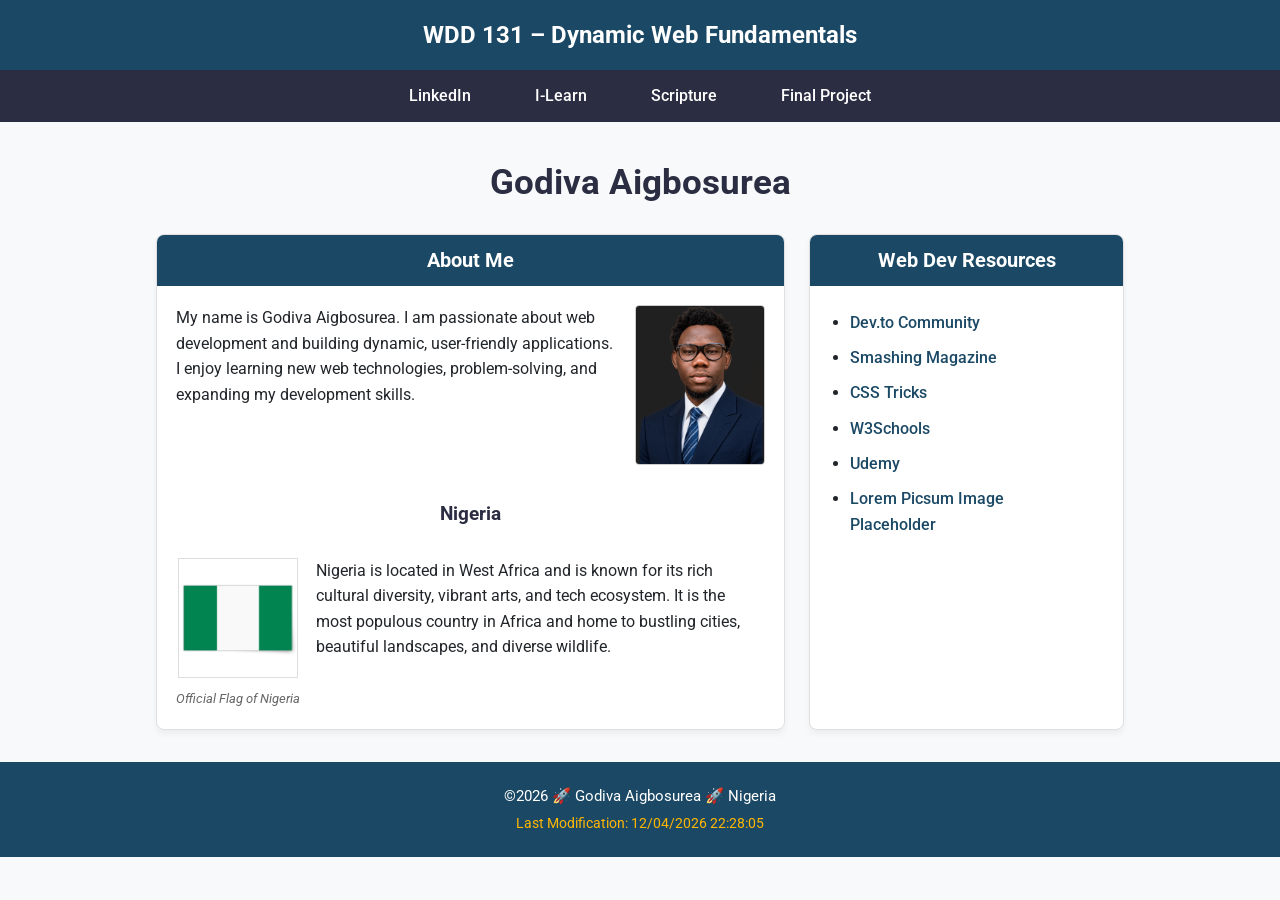
<file: index.html>
<!DOCTYPE html>
<html lang="en-US">
<head>
    <meta charset="UTF-8">
    <meta name="viewport" content="width=device-width, initial-scale=1.0">
    <title>WDD 131 – Dynamic Web Fundamentals – Godiva Aigbosurea</title>
    <meta name="description" content="WDD 131 – Dynamic Web Fundamentals course homepage for Godiva Aigbosurea, featuring web development resources, location information, and profile details.">
    <meta name="author" content="Godiva Aigbosurea">
    <link rel="preconnect" href="https://fonts.googleapis.com">
    <link rel="preconnect" href="https://fonts.gstatic.com" crossorigin>
    <link href="https://fonts.googleapis.com/css2?family=Roboto:wght@400;700&display=swap" rel="stylesheet">
    <link rel="stylesheet" href="styles/base.css">
    <script src="scripts/getdates.js" defer></script>
</head>
<body>
    <header>
        <span id="course-title">WDD 131 – Dynamic Web Fundamentals</span>
        <nav>
            <a href="https://www.linkedin.com/in/godiva-aigbosurea-b216b23aa?utm_source=share_via&utm_content=profile&utm_medium=member_ios" target="_blank">LinkedIn</a>
            <a href="https://byupw.instructure.com/" target="_blank">I-Learn</a>
            <a href="https://www.churchofjesuschrist.org/study/scriptures/bofm/1-ne/3?lang=eng&id=p7#p7" target="_blank">Scripture</a>
            <a href="#">Final Project</a>
        </nav>
    </header>
    <main>
        <h1>Godiva Aigbosurea</h1>
        <div class="main-grid">
            <section class="card">
                <h2>About Me</h2>
                <div class="card-content bio-section">
                    <p>My name is Godiva Aigbosurea. I am passionate about web development and building dynamic, user-friendly applications. I enjoy learning new web technologies, problem-solving, and expanding my development skills.</p>
                    <img src="images/profile.jpg" alt="Profile photo of Godiva Aigbosurea" class="profile-img">
                </div>
                <h3>Nigeria</h3>
                <div class="card-content location-section">
                    <figure>
                        <img src="images/flag.png" alt="Official Flag of Nigeria">
                        <figcaption>Official Flag of Nigeria</figcaption>
                    </figure>
                    <p>Nigeria is located in West Africa and is known for its rich cultural diversity, vibrant arts, and tech ecosystem. It is the most populous country in Africa and home to bustling cities, beautiful landscapes, and diverse wildlife.</p>
                </div>
            </section>
            <section class="card">
                <h2>Web Dev Resources</h2>
                <ul>
                    <li><a href="https://dev.to" target="_blank">Dev.to Community</a></li>
                    <li><a href="https://www.smashingmagazine.com" target="_blank">Smashing Magazine</a></li>
                    <li><a href="https://css-tricks.com" target="_blank">CSS Tricks</a></li>
                    <li><a href="https://www.w3schools.com" target="_blank">W3Schools</a></li>
                    <li><a href="https://www.udemy.com" target="_blank">Udemy</a></li>
                    <li><a href="https://picsum.photos" target="_blank">Lorem Picsum Image Placeholder</a></li>
                </ul>
            </section>
        </div>
    </main>
    <footer>
        <p>&copy;<span id="currentyear"></span> 🚀 Godiva Aigbosurea 🚀 Nigeria</p>
        <p id="lastModified"></p>
    </footer>
</body>
</html>
</file>
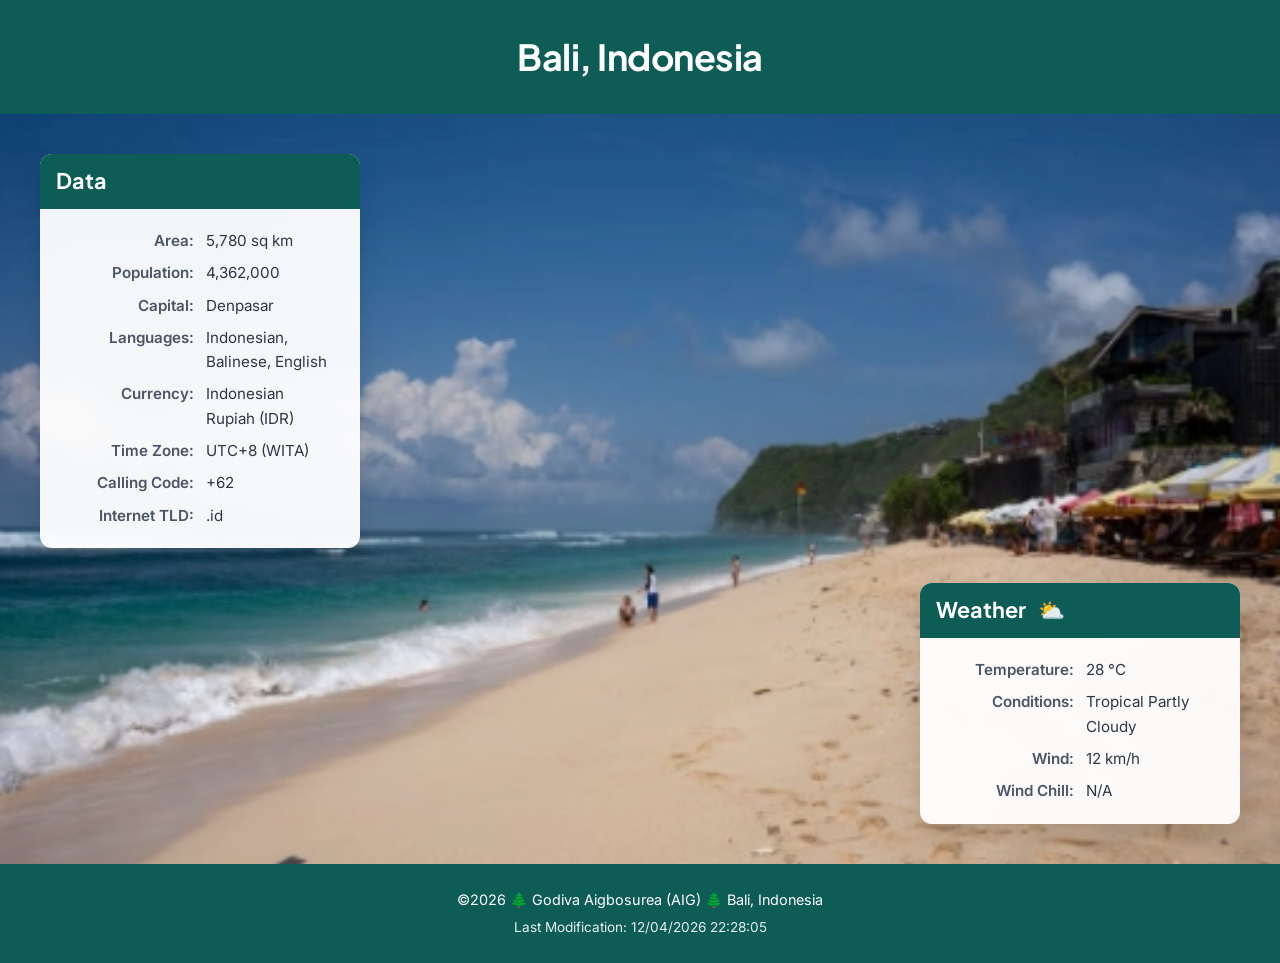
<file: place.html>
<!DOCTYPE html>
<html lang="en">
<head>
    <meta charset="UTF-8">
    <meta name="viewport" content="width=device-width, initial-scale=1.0">
    <title>Bali, Indonesia - Island Information &amp; Weather</title>
    <meta name="description" content="Informational page featuring key geographic data and current tropical weather conditions for Bali, Indonesia.">
    <meta name="author" content="Godiva Aigbosurea">
    
    <!-- Google Fonts -->
    <link rel="preconnect" href="https://fonts.googleapis.com">
    <link rel="preconnect" href="https://fonts.gstatic.com" crossorigin>
    <link href="https://fonts.googleapis.com/css2?family=Plus+Jakarta+Sans:wght@500;700&family=Inter:wght@400;500;600&display=swap" rel="stylesheet">
    
    <!-- Stylesheet -->
    <link rel="stylesheet" href="styles/place.css">
    
    <!-- JavaScript with defer -->
    <script src="scripts/place.js" defer></script>
</head>
<body>
    <header>
        <h1>Bali, Indonesia</h1>
    </header>

    <main>
        <div class="hero">
            <picture>
                <source srcset="images/hero-large.webp" media="(min-width: 768px)">
                <img src="images/hero-small.webp" alt="Scenic landscape and terraced greenery in Bali" width="800" height="1000">
            </picture>
        </div>

        <section class="card data">
            <h2>Data</h2>
            <dl>
                <dt>Area:</dt>
                <dd>5,780 sq km</dd>
                <dt>Population:</dt>
                <dd>4,362,000</dd>
                <dt>Capital:</dt>
                <dd>Denpasar</dd>
                <dt>Languages:</dt>
                <dd>Indonesian, Balinese, English</dd>
                <dt>Currency:</dt>
                <dd>Indonesian Rupiah (IDR)</dd>
                <dt>Time Zone:</dt>
                <dd>UTC+8 (WITA)</dd>
                <dt>Calling Code:</dt>
                <dd>+62</dd>
                <dt>Internet TLD:</dt>
                <dd>.id</dd>
            </dl>
        </section>

        <section class="card weather">
            <h2>Weather</h2>
            <svg class="weather-icon-mobile" xmlns="http://www.w3.org/2000/svg" viewBox="0 0 64 64" width="64" height="64" role="img" aria-label="Tropical Partly Cloudy Icon">
                <path fill="#FFA500" d="M30 14a12 12 0 1 0 12 12h-2a10 10 0 1 1-10-10V14z"/>
                <path fill="#4A90E2" d="M46 32h-3.18A12 12 0 1 0 22 40h24a8 8 0 0 0 0-16z"/>
            </svg>
            <dl>
                <dt>Temperature:</dt>
                <dd><span id="temp">28</span> &deg;C</dd>
                <dt>Conditions:</dt>
                <dd>Tropical Partly Cloudy</dd>
                <dt>Wind:</dt>
                <dd><span id="wind">12</span> km/h</dd>
                <dt>Wind Chill:</dt>
                <dd><span id="windchill"></span></dd>
            </dl>
        </section>
    </main>

    <footer>
        <p>&copy;<span id="currentyear"></span> &#127794; Godiva Aigbosurea (AIG) &#127794; Bali, Indonesia</p>
        <p id="lastModified"></p>
    </footer>
</body>
</html>
</file>
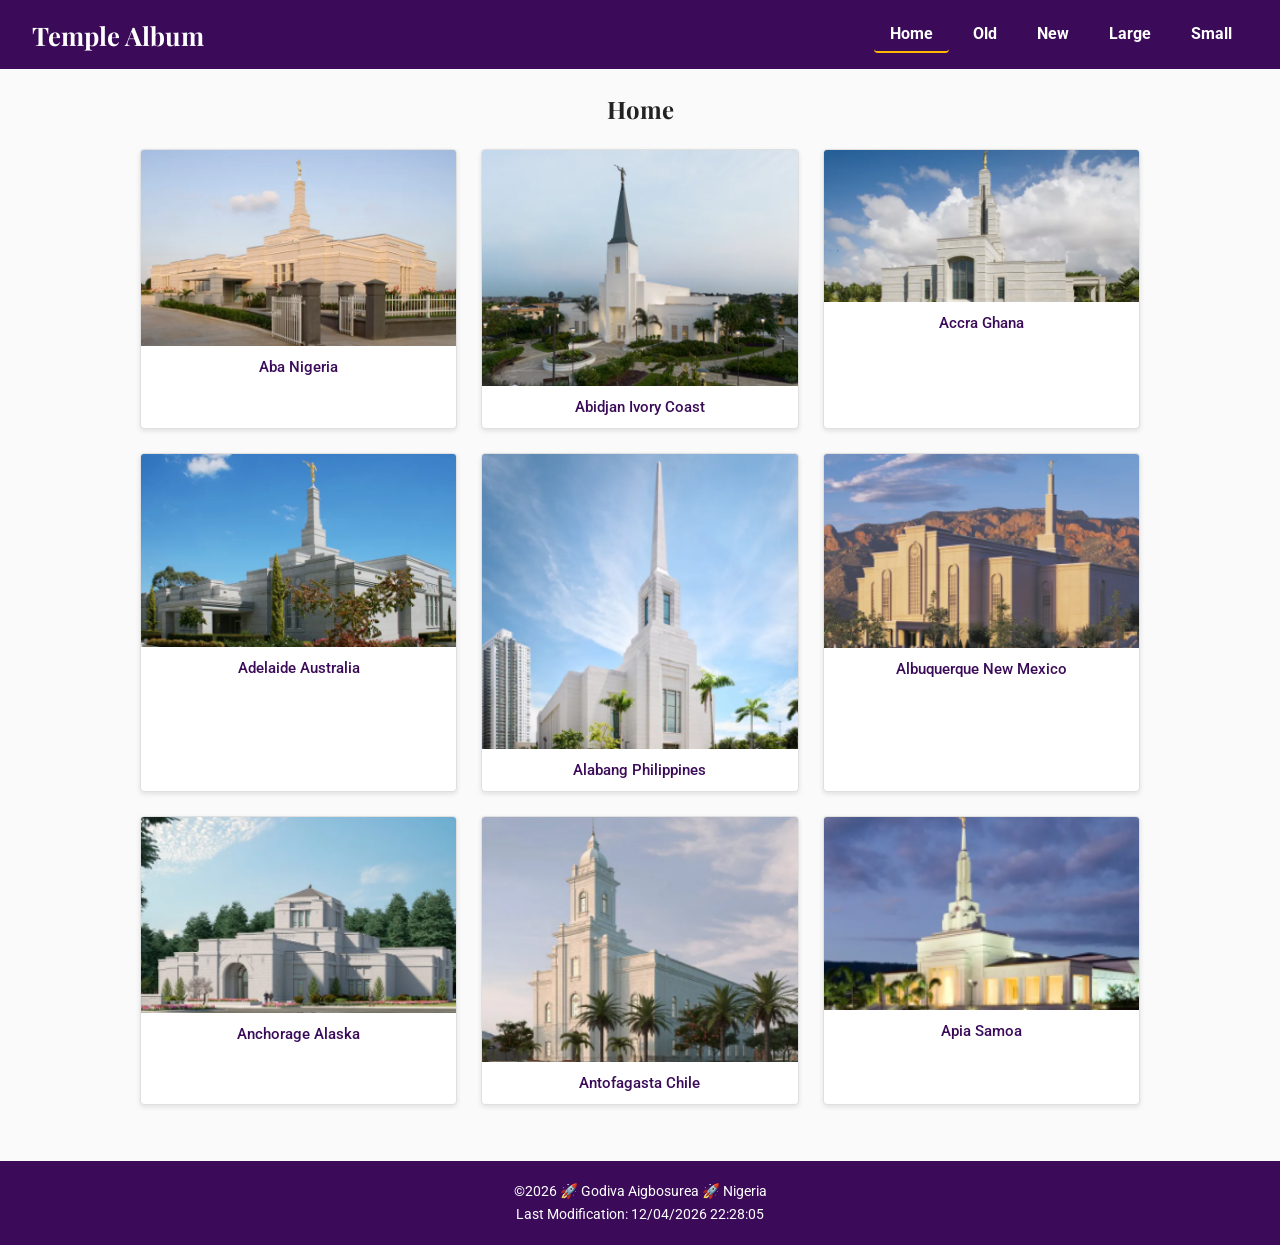
<file: temples.html>
<!DOCTYPE html>
<html lang="en">
<head>
  <meta charset="UTF-8">
  <meta name="viewport" content="width=device-width, initial-scale=1.0">
  <meta name="description" content="Temple Album page showcasing temples from around the world for WDD 131.">
  <meta name="author" content="Godiva Aigbosurea">
  <title>Temple Album</title>

  <!-- Google Fonts -->
  <link rel="preconnect" href="https://fonts.googleapis.com">
  <link rel="preconnect" href="https://fonts.gstatic.com" crossorigin>
  <link href="https://fonts.googleapis.com/css2?family=Roboto:ital,wght@0,400;0,700;1,400&family=Playfair+Display:wght@600&display=swap" rel="stylesheet">

  <!-- Mobile-first CSS -->
  <link rel="stylesheet" href="styles/temples.css">
  <!-- Desktop / Large view CSS -->
  <link rel="stylesheet" href="styles/temples-large.css">

  <!-- JavaScript -->
  <script src="scripts/temples.js" defer></script>
</head>
<body>
  <header>
    <div class="header-content">
      <h1>Temple Album</h1>
      <button id="menu" aria-label="Toggle Navigation Menu"></button>
    </div>
    <nav>
      <ul class="navigation">
        <li><a href="#" class="active">Home</a></li>
        <li><a href="#">Old</a></li>
        <li><a href="#">New</a></li>
        <li><a href="#">Large</a></li>
        <li><a href="#">Small</a></li>
      </ul>
    </nav>
  </header>

  <main>
    <h2>Home</h2>
    <div class="res-grid">
      <figure>
        <img src="images/aba-nigeria.png" alt="Aba Nigeria Temple" loading="lazy">
        <figcaption>Aba Nigeria</figcaption>
      </figure>
      <figure>
        <img src="images/abidjan-ivory-coast.png" alt="Abidjan Ivory Coast Temple" loading="lazy">
        <figcaption>Abidjan Ivory Coast</figcaption>
      </figure>
      <figure>
        <img src="images/accra-ghana.png" alt="Accra Ghana Temple" loading="lazy">
        <figcaption>Accra Ghana</figcaption>
      </figure>
      <figure>
        <img src="images/adelaide-australia.png" alt="Adelaide Australia Temple" loading="lazy">
        <figcaption>Adelaide Australia</figcaption>
      </figure>
      <figure>
        <img src="images/alabang-philippines.png" alt="Alabang Philippines Temple" loading="lazy">
        <figcaption>Alabang Philippines</figcaption>
      </figure>
      <figure>
        <img src="images/albuquerque-new-mexico.png" alt="Albuquerque New Mexico Temple" loading="lazy">
        <figcaption>Albuquerque New Mexico</figcaption>
      </figure>
      <figure>
        <img src="images/anchorage-alaska.png" alt="Anchorage Alaska Temple" loading="lazy">
        <figcaption>Anchorage Alaska</figcaption>
      </figure>
      <figure>
        <img src="images/antofagasta-chile.png" alt="Antofagasta Chile Temple" loading="lazy">
        <figcaption>Antofagasta Chile</figcaption>
      </figure>
      <figure>
        <img src="images/apia-samoa.png" alt="Apia Samoa Temple" loading="lazy">
        <figcaption>Apia Samoa</figcaption>
      </figure>
    </div>
  </main>

      <footer>
        <p>&copy;<span id="currentyear"></span> 🚀 Godiva Aigbosurea 🚀 Nigeria</p>
        <p id="lastModified"></p>
    </footer>
</body>
</html>
</file>
<file: styles/base.css>
:root {
    --primary-color: #1b4965;
    --secondary-color: #2b2d42;
    --accent-color: #f72585;
    --light-bg: #f8f9fa;
    --card-bg: #ffffff;
    --text-color: #212529;
    --heading-font: 'Roboto', sans-serif;
    --body-font: 'Roboto', sans-serif;
}

* {
    margin: 0;
    padding: 0;
    box-sizing: border-box;
}

body {
    font-family: var(--body-font);
    color: var(--text-color);
    background-color: var(--light-bg);
    line-height: 1.6;
}

/* Header & Navigation */
header {
    background-color: var(--primary-color);
    color: #ffffff;
    text-align: center;
}

header #course-title {
    display: block;
    font-size: 1.5rem;
    font-weight: bold;
    padding: 1rem 0;
}

nav {
    display: flex;
    justify-content: center;
    background-color: var(--secondary-color);
}

nav a {
    color: #ffffff;
    text-decoration: none;
    padding: 0.8rem 2rem;
    font-weight: 500;
    transition: background-color 0.3s ease, color 0.3s ease;
}

nav a:hover {
    background-color: #3d405b;
    color: #ffb703;
}

/* Main Layout */
main {
    max-width: 1000px;
    margin: 2rem auto;
    padding: 0 1rem;
}

main h1 {
    text-align: center;
    font-size: 2.2rem;
    margin-bottom: 1.5rem;
    color: var(--secondary-color);
}

.main-grid {
    display: grid;
    grid-template-columns: 2fr 1fr;
    gap: 1.5rem;
}

/* Card Styles */
.card {
    background-color: var(--card-bg);
    border: 1px solid #e0e0e0;
    border-radius: 8px;
    overflow: hidden;
    box-shadow: 0 4px 6px rgba(0, 0, 0, 0.05);
}

.card h2 {
    background-color: var(--primary-color);
    color: #ffffff;
    text-align: center;
    padding: 0.6rem;
    font-size: 1.25rem;
}

.card-content {
    padding: 1.2rem;
}

.bio-section {
    display: flex;
    gap: 1rem;
    align-items: flex-start;
}

.profile-img {
    width: 130px;
    height: 160px;
    object-fit: cover;
    border-radius: 4px;
    border: 1px solid #ccc;
    flex-shrink: 0;
}

.card h3 {
    text-align: center;
    margin: 1rem 0 0.5rem 0;
    color: var(--secondary-color);
}

.location-section {
    display: flex;
    gap: 1rem;
    align-items: flex-start;
}

figure {
    text-align: center;
    flex-shrink: 0;
}

figure img {
    width: 120px;
    height: auto;
    border: 1px solid #ddd;
}

figcaption {
    font-size: 0.8rem;
    font-style: italic;
    color: #666;
    margin-top: 4px;
}

.card ul {
    list-style-type: disc;
    padding: 1.5rem 2.5rem;
}

.card ul li {
    margin-bottom: 0.6rem;
}

.card ul a {
    color: var(--primary-color);
    text-decoration: none;
    font-weight: 500;
}

.card ul a:hover {
    text-decoration: underline;
    color: var(--accent-color);
}

/* Footer */
footer {
    background-color: var(--primary-color);
    color: #ffffff;
    text-align: center;
    padding: 1.2rem;
    margin-top: 2rem;
}

footer p {
    margin: 0.2rem 0;
    font-size: 0.95rem;
}

#lastModified {
    color: #ffb703;
    font-size: 0.88rem;
}

/* Responsive View */
@media (max-width: 768px) {
    .main-grid {
        grid-template-columns: 1fr;
    }

    nav {
        flex-direction: column;
    }

    nav a {
        text-align: center;
    }

    .bio-section,
    .location-section {
        flex-direction: column;
        align-items: center;
        text-align: center;
    }
}
</file>
<file: styles/place.css>
:root {
    --primary-color: #0d5c56;       /* Deep Tropical Teal */
    --secondary-color: #148077;     /* Lighter Teal accent */
    --accent-color: #f7f9f6;        /* Soft warm off-white background */
    --text-color: #2d3748;          /* High contrast dark slate text */
    --light-text: #ffffff;
    --card-bg: rgba(255, 255, 255, 0.95);
    --heading-font: 'Plus Jakarta Sans', sans-serif;
    --body-font: 'Inter', sans-serif;
}

* {
    box-sizing: border-box;
    margin: 0;
    padding: 0;
}

body {
    font-family: var(--body-font);
    color: var(--text-color);
    background-color: var(--accent-color);
    line-height: 1.6;
}

/* Header */
header {
    background-color: var(--primary-color);
    color: var(--light-text);
    text-align: center;
    padding: 1.75rem 1rem;
    box-shadow: 0 4px 12px rgba(0, 0, 0, 0.08);
}

header h1 {
    font-family: var(--heading-font);
    font-size: 2.25rem;
    font-weight: 700;
    letter-spacing: -0.5px;
}

/* Hero Image */
.hero img {
    width: 100%;
    height: auto;
    display: block;
    object-fit: cover;
}

/* Mobile Layout Cards */
.card {
    background-color: var(--light-text);
    padding: 1.5rem 1rem;
    border-bottom: 1px solid #edf2f7;
    text-align: center;
}

.card h2 {
    font-family: var(--heading-font);
    font-size: 1.35rem;
    font-weight: 700;
    margin-bottom: 1rem;
    color: var(--primary-color);
}

.weather-icon-mobile {
    display: block;
    margin: 0 auto 1rem auto;
    width: 64px;
    height: 64px;
}

/* Definition List Grid for Labels & Values */
dl {
    display: grid;
    grid-template-columns: 1fr 1fr;
    gap: 0.5rem 0.75rem;
    max-width: 340px;
    margin: 0 auto;
    font-size: 0.95rem;
}

dt {
    font-weight: 600;
    color: #4a5568;
    text-align: right;
}

dd {
    text-align: left;
    color: var(--text-color);
}

/* Footer */
footer {
    background-color: var(--primary-color);
    color: var(--light-text);
    text-align: center;
    padding: 1.5rem 1rem;
    font-size: 0.9rem;
}

footer p + p {
    margin-top: 0.4rem;
    font-size: 0.85rem;
    opacity: 0.9;
}

/* Wider View Media Query (Desktop layout overlay matching wireframe) */
@media (min-width: 768px) {
    main {
        position: relative;
        max-width: 1400px;
        margin: 0 auto;
    }

    .hero img {
        max-height: 750px;
    }

    .card {
        position: absolute;
        background-color: var(--card-bg);
        border: none;
        border-radius: 12px;
        box-shadow: 0 10px 25px rgba(0, 0, 0, 0.12);
        padding: 1.25rem 1.5rem;
        width: 320px;
        backdrop-filter: blur(8px);
    }

    /* Modern Overlay Banner Headings */
    .card h2 {
        background-color: var(--primary-color);
        color: var(--light-text);
        text-align: left;
        padding: 0.65rem 1rem;
        margin: -1.25rem -1.5rem 1.25rem -1.5rem;
        border-top-left-radius: 12px;
        border-top-right-radius: 12px;
    }

    .data {
        top: 2.5rem;
        left: 2.5rem;
    }

    .weather {
        bottom: 2.5rem;
        right: 2.5rem;
    }

    /* Hide mobile SVG in large view */
    .weather-icon-mobile {
        display: none;
    }

    /* Pseudo-element weather emoticon in large view */
    .weather h2::after {
        content: " ⛅";
        margin-left: 0.5rem;
    }
}
</file>
<file: styles/temples.css>
:root {
  --primary-color: #3b0b59;
  --secondary-color: #f4ecf7;
  --accent-color: #ffb703;
  --text-dark: #222222;
  --text-light: #ffffff;
  --font-heading: 'Playfair Display', serif;
  --font-body: 'Roboto', sans-serif;
}

* {
  box-sizing: border-box;
  margin: 0;
  padding: 0;
}

body {
  font-family: var(--font-body);
  color: var(--text-dark);
  background-color: #fafafa;
  display: flex;
  flex-direction: column;
  min-height: 100vh;
}

/* Header & Hamburger Menu */
header {
  background-color: var(--primary-color);
  color: var(--text-light);
  padding: 0.8rem 1rem;
}

.header-content {
  display: flex;
  justify-content: space-between;
  align-items: center;
}

header h1 {
  font-family: var(--font-heading);
  font-size: 1.6rem;
}

#menu {
  background: none;
  border: none;
  font-size: 2rem;
  color: var(--text-light);
  cursor: pointer;
  padding: 0 0.5rem;
}

#menu::before {
  content: "☰";
}

#menu.open::before {
  content: "❌";
}

/* Flex Navigation */
nav {
  display: none;
  margin-top: 0.5rem;
}

nav.open {
  display: block;
}

.navigation {
  list-style-type: none;
  display: flex;
  flex-direction: column;
}

.navigation li a {
  display: block;
  padding: 0.75rem 1rem;
  color: var(--text-light);
  text-decoration: none;
  text-align: center;
  font-weight: bold;
  transition: background-color 0.3s ease, color 0.3s ease;
}

.navigation li a:hover {
  background-color: rgba(255, 255, 255, 0.2);
  color: var(--accent-color);
}

.navigation li a.active {
  border-bottom: 2px solid var(--accent-color);
}

/* Main Content & Grid Layout */
main {
  flex: 1;
  width: 90%;
  max-width: 1000px;
  margin: 1.5rem auto;
}

main h2 {
  text-align: center;
  font-family: var(--font-heading);
  margin-bottom: 1.5rem;
  font-size: 1.5rem;
}

.res-grid {
  display: grid;
  grid-template-columns: 1fr;
  gap: 1.5rem;
}

figure {
  background-color: #ffffff;
  border: 1px solid #e0e0e0;
  border-radius: 4px;
  overflow: hidden;
  box-shadow: 0 2px 5px rgba(0, 0, 0, 0.1);
  text-align: center;
}

figure img {
  width: 100%;
  height: auto;
  display: block;
  object-fit: cover;
}

figcaption {
  padding: 0.75rem;
  font-size: 0.95rem;
  color: var(--primary-color);
  font-weight: 500;
}

/* Footer Styling */
footer {
  background-color: var(--primary-color);
  color: var(--text-light);
  text-align: center;
  padding: 1.2rem;
  font-size: 0.9rem;
  line-height: 1.6;
  margin-top: 2rem;
}
</file>
<file: styles/temples-large.css>
@media screen and (min-width: 640px) {
  .header-content {
    justify-content: flex-start;
  }

  header {
    display: flex;
    justify-content: space-between;
    align-items: center;
    padding: 1rem 2rem;
  }

  /* Hide hamburger menu button on desktop */
  #menu {
    display: none;
  }

  /* Display navigation inline */
  nav {
    display: block !important;
    margin-top: 0;
  }

  .navigation {
    flex-direction: row;
    gap: 0.5rem;
  }

  .navigation li a {
    padding: 0.5rem 1rem;
    border-radius: 4px;
  }

  /* 3-column grid for larger view */
  .res-grid {
    grid-template-columns: repeat(3, 1fr);
    gap: 1.5rem;
  }
}
</file>
